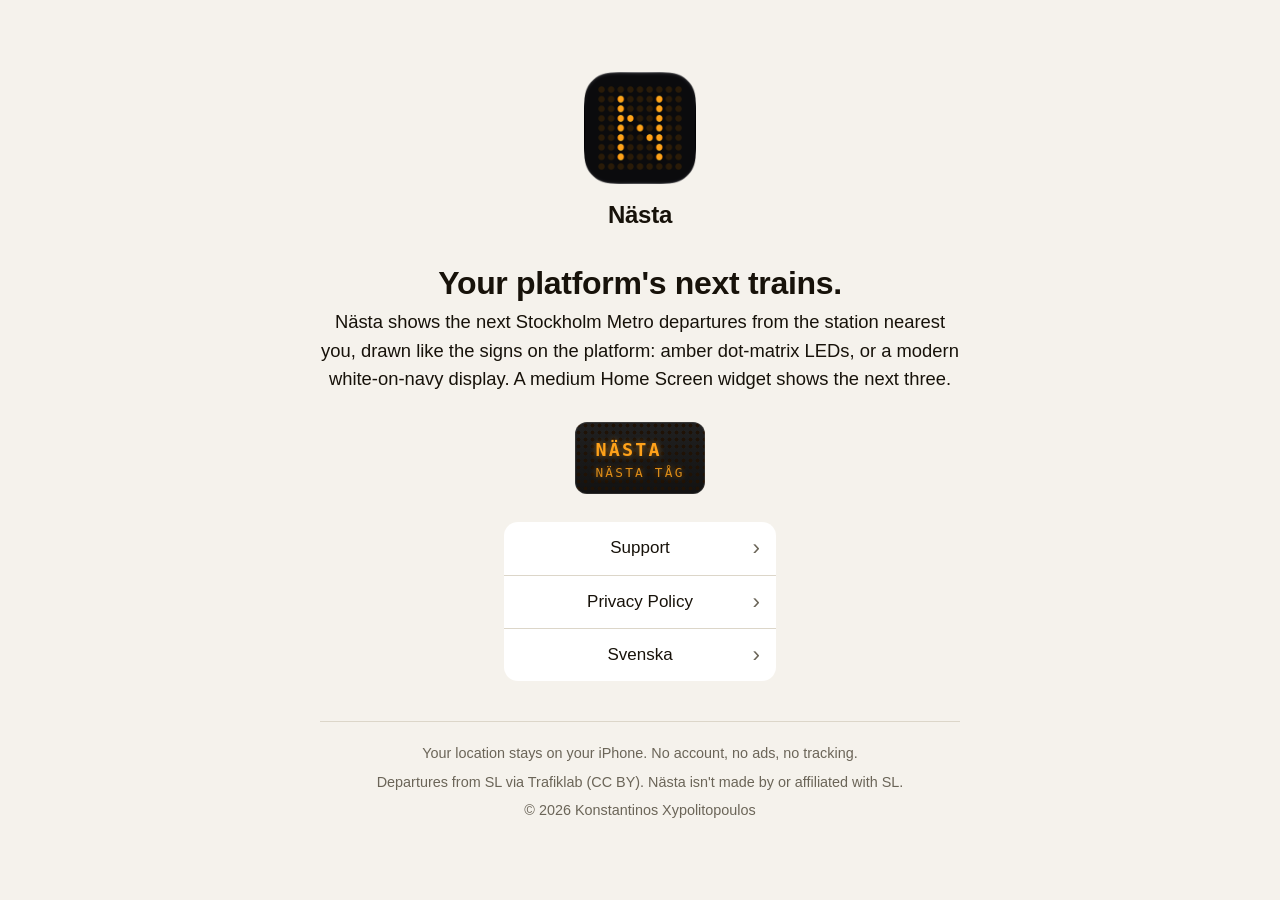
<file: index.html>
<!doctype html>
<html lang="en">
<head>
<meta charset="utf-8">
<meta name="viewport" content="width=device-width, initial-scale=1">
<title>Nästa – Stockholm Metro</title>
<meta name="description" content="The next Stockholm Metro departures from the station nearest you, for iPhone. Support and privacy policy.">
<link rel="alternate" hreflang="en" href="./">
<link rel="alternate" hreflang="sv" href="sv/">
<link rel="icon" type="image/png" href="images/icon.png">
<link rel="icon" type="image/png" href="images/icon-dark.png" media="(prefers-color-scheme: dark)">
<link rel="stylesheet" href="style.css">
</head>
<body>
<main class="landing">
<div class="hero">
  <picture>
    <source srcset="images/icon-dark.png" media="(prefers-color-scheme: dark)">
    <img src="images/icon.png" width="112" height="112" alt="">
  </picture>
  <span class="name">Nästa</span>
</div>
<h1>Your platform's next trains.</h1>
<p class="lead">Nästa shows the next Stockholm Metro departures from the station nearest you, drawn like the signs on the platform: amber dot-matrix LEDs, or a modern white-on-navy display. A medium Home Screen widget shows the next three.</p>
<div class="sign" aria-hidden="true"><span>Nästa</span><span class="dim">Nästa tåg</span></div>
<div class="group">
  <a href="support/">Support</a>
  <a href="privacy/">Privacy Policy</a>
  <a href="sv/" hreflang="sv" lang="sv">Svenska</a>
</div>
<hr>
<footer>
  <p>Your location stays on your iPhone. No account, no ads, no tracking.</p>
  <p>Departures from SL via Trafiklab (CC BY). Nästa isn't made by or affiliated with SL.</p>
  <p>&copy; 2026 Konstantinos Xypolitopoulos</p>
</footer>
</main>
</body>
</html>
</file>
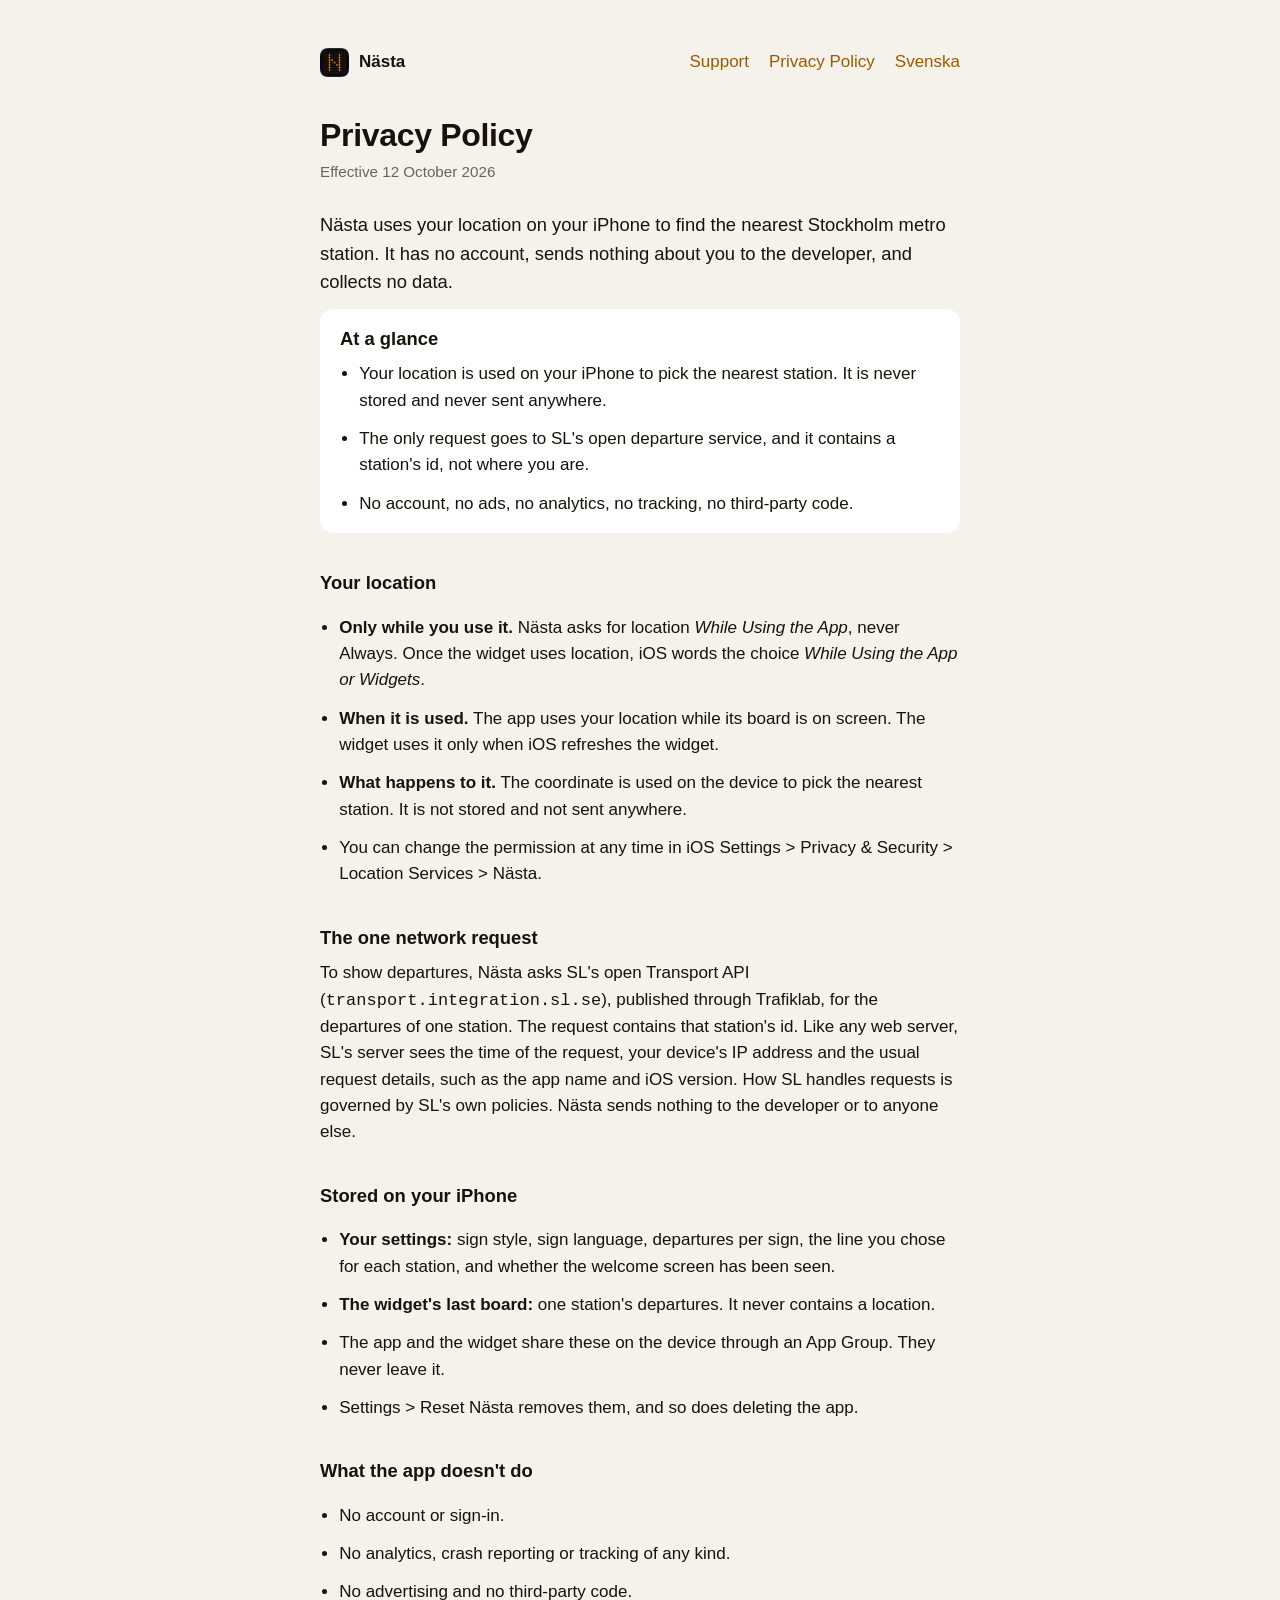
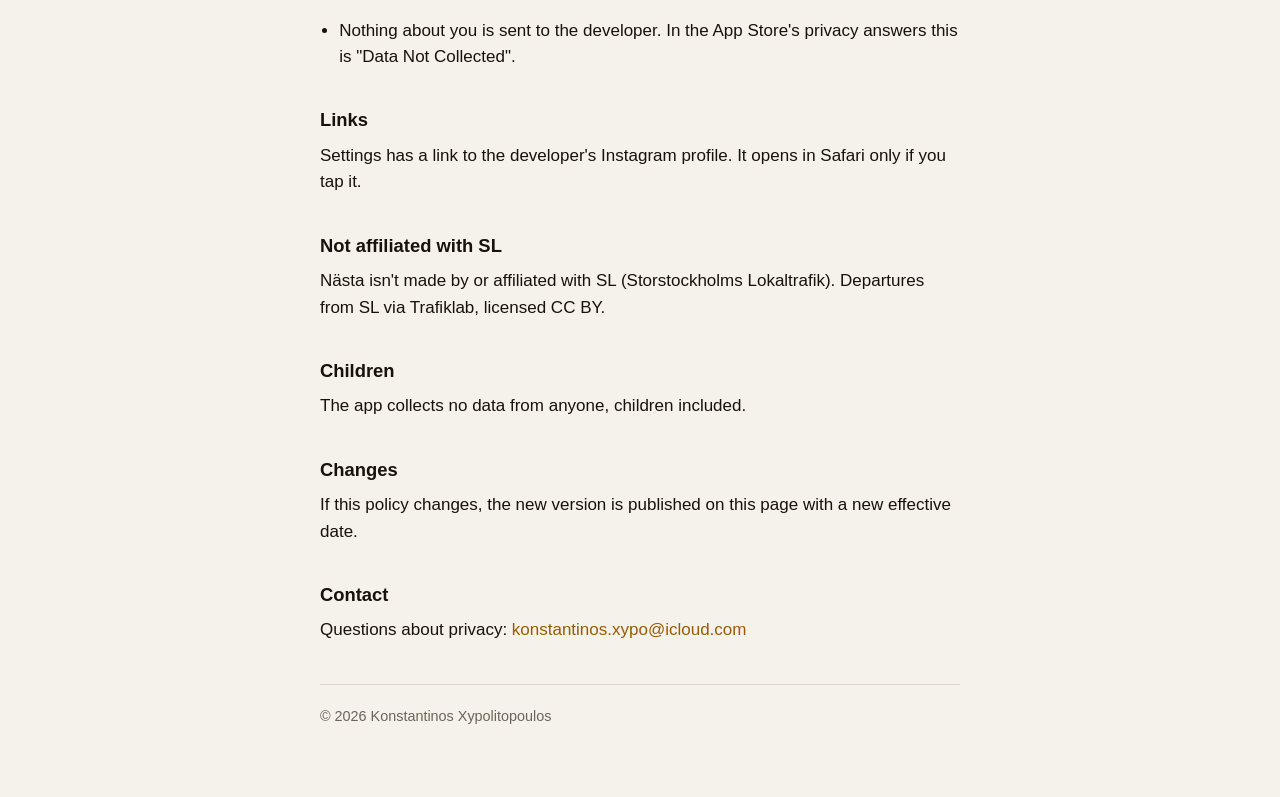
<file: privacy/index.html>
<!doctype html>
<html lang="en">
<head>
<meta charset="utf-8">
<meta name="viewport" content="width=device-width, initial-scale=1">
<title>Privacy Policy · Nästa</title>
<meta name="description" content="Nästa uses your location on your iPhone to pick the nearest metro station, never stores or sends it, and collects no data.">
<link rel="alternate" hreflang="en" href="./">
<link rel="alternate" hreflang="sv" href="../sv/privacy/">
<link rel="icon" type="image/png" href="../images/icon.png">
<link rel="icon" type="image/png" href="../images/icon-dark.png" media="(prefers-color-scheme: dark)">
<link rel="stylesheet" href="../style.css">
</head>
<body>
<main>
<header>
  <a class="brand" href="../"><picture><source srcset="../images/icon-dark.png" media="(prefers-color-scheme: dark)"><img src="../images/icon.png" width="29" height="29" alt=""></picture>Nästa</a>
  <nav><a href="../support/">Support</a><a href="../privacy/">Privacy Policy</a><a href="../sv/privacy/" hreflang="sv" lang="sv">Svenska</a></nav>
</header>
<h1>Privacy Policy</h1>
<p class="meta">Effective 12 October 2026</p>
<p class="lead">Nästa uses your location on your iPhone to find the nearest Stockholm metro station. It has no account, sends nothing about you to the developer, and collects no data.</p>

<section class="glance">
  <h2>At a glance</h2>
  <ul>
    <li>Your location is used on your iPhone to pick the nearest station. It is never stored and never sent anywhere.</li>
    <li>The only request goes to SL's open departure service, and it contains a station's id, not where you are.</li>
    <li>No account, no ads, no analytics, no tracking, no third-party code.</li>
  </ul>
</section>

<h2>Your location</h2>
<ul>
  <li><strong>Only while you use it.</strong> Nästa asks for location <em>While Using the App</em>, never Always. Once the widget uses location, iOS words the choice <em>While Using the App or Widgets</em>.</li>
  <li><strong>When it is used.</strong> The app uses your location while its board is on screen. The widget uses it only when iOS refreshes the widget.</li>
  <li><strong>What happens to it.</strong> The coordinate is used on the device to pick the nearest station. It is not stored and not sent anywhere.</li>
  <li>You can change the permission at any time in iOS Settings &gt; Privacy &amp; Security &gt; Location Services &gt; Nästa.</li>
</ul>

<h2>The one network request</h2>
<p>To show departures, Nästa asks SL's open Transport API (<code>transport.integration.sl.se</code>), published through Trafiklab, for the departures of one station. The request contains that station's id. Like any web server, SL's server sees the time of the request, your device's IP address and the usual request details, such as the app name and iOS version. How SL handles requests is governed by SL's own policies. Nästa sends nothing to the developer or to anyone else.</p>

<h2>Stored on your iPhone</h2>
<ul>
  <li><strong>Your settings:</strong> sign style, sign language, departures per sign, the line you chose for each station, and whether the welcome screen has been seen.</li>
  <li><strong>The widget's last board:</strong> one station's departures. It never contains a location.</li>
  <li>The app and the widget share these on the device through an App Group. They never leave it.</li>
  <li>Settings &gt; Reset Nästa removes them, and so does deleting the app.</li>
</ul>

<h2>What the app doesn't do</h2>
<ul>
  <li>No account or sign-in.</li>
  <li>No analytics, crash reporting or tracking of any kind.</li>
  <li>No advertising and no third-party code.</li>
  <li>Nothing about you is sent to the developer. In the App Store's privacy answers this is "Data Not Collected".</li>
</ul>

<h2>Links</h2>
<p>Settings has a link to the developer's Instagram profile. It opens in Safari only if you tap it.</p>

<h2>Not affiliated with SL</h2>
<p>Nästa isn't made by or affiliated with SL (Storstockholms Lokaltrafik). Departures from SL via Trafiklab, licensed CC BY.</p>

<h2>Children</h2>
<p>The app collects no data from anyone, children included.</p>

<h2>Changes</h2>
<p>If this policy changes, the new version is published on this page with a new effective date.</p>

<h2>Contact</h2>
<p>Questions about privacy: <a href="mailto:konstantinos.xypo@icloud.com?subject=N%C3%A4sta%20privacy%20question&amp;body=Hello%2C%0A%0A">konstantinos.xypo@icloud.com</a></p>

<hr>
<footer>
  <p>&copy; 2026 Konstantinos Xypolitopoulos</p>
</footer>
</main>
</body>
</html>
</file>
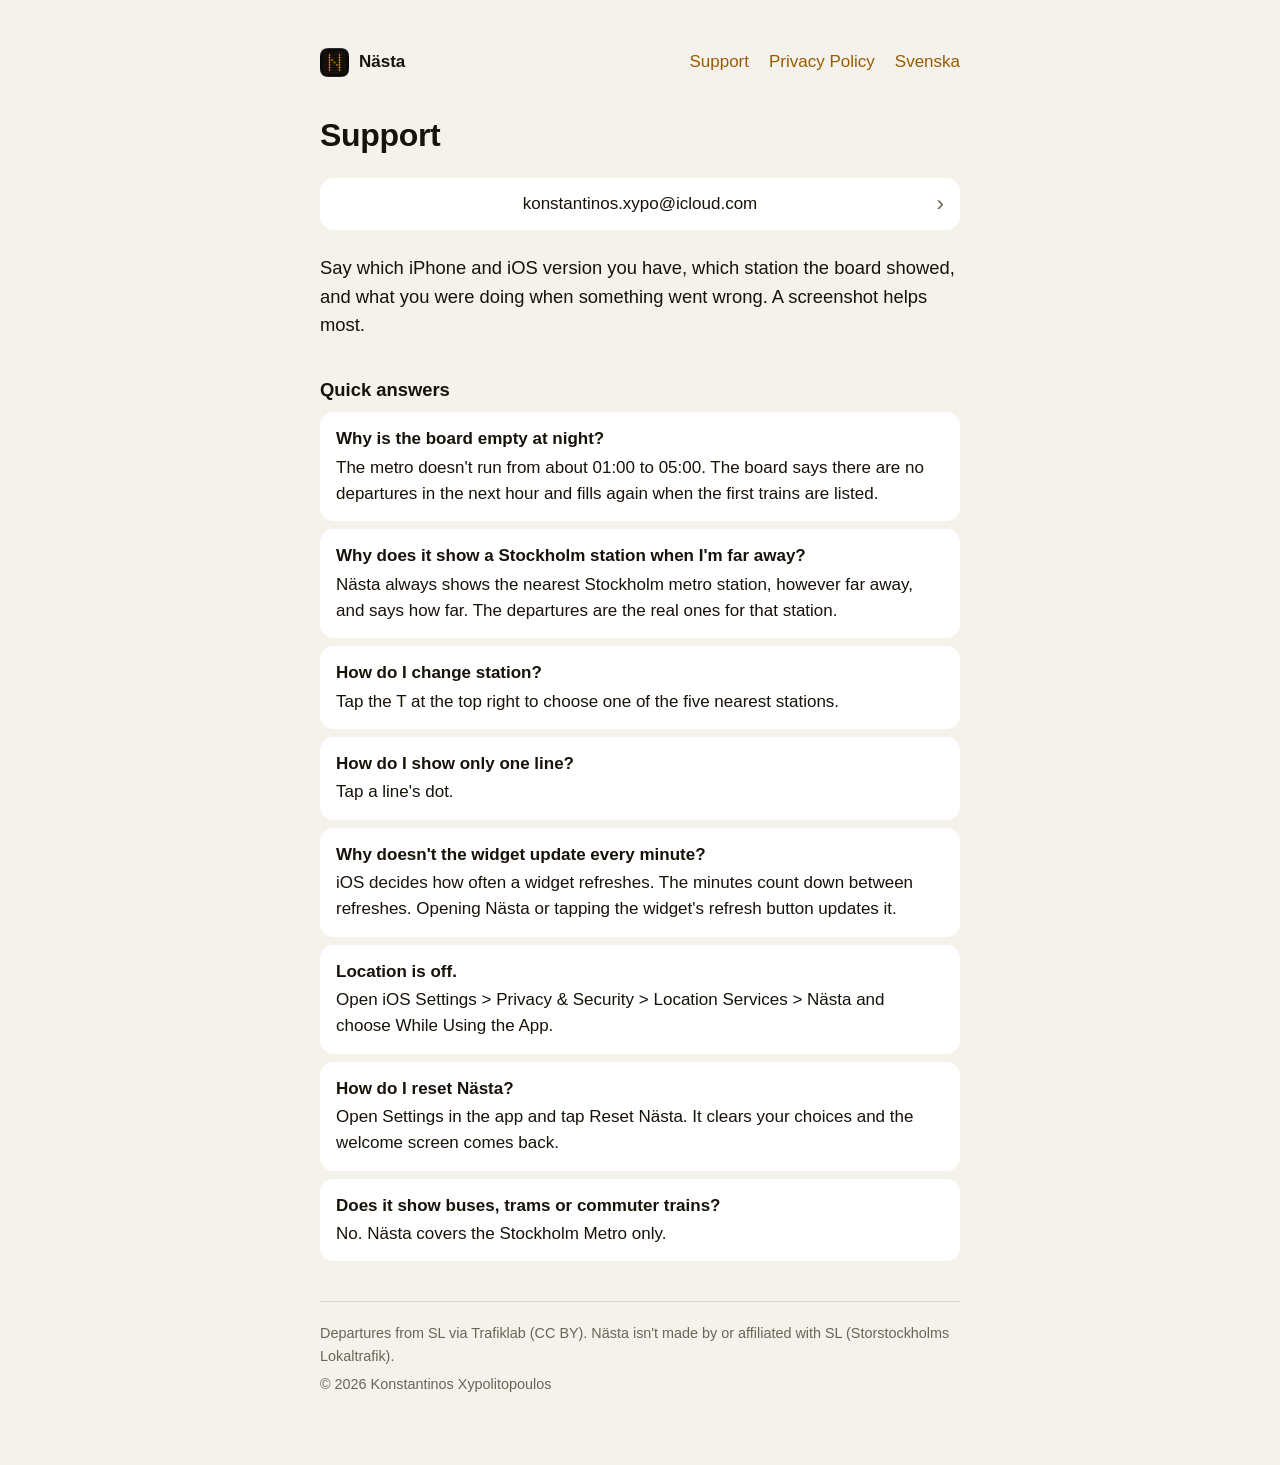
<file: support/index.html>
<!doctype html>
<html lang="en">
<head>
<meta charset="utf-8">
<meta name="viewport" content="width=device-width, initial-scale=1">
<title>Support · Nästa</title>
<meta name="description" content="Get help with Nästa, the Stockholm Metro departure board for iPhone.">
<link rel="alternate" hreflang="en" href="./">
<link rel="alternate" hreflang="sv" href="../sv/support/">
<link rel="icon" type="image/png" href="../images/icon.png">
<link rel="icon" type="image/png" href="../images/icon-dark.png" media="(prefers-color-scheme: dark)">
<link rel="stylesheet" href="../style.css">
</head>
<body>
<main>
<header>
  <a class="brand" href="../"><picture><source srcset="../images/icon-dark.png" media="(prefers-color-scheme: dark)"><img src="../images/icon.png" width="29" height="29" alt=""></picture>Nästa</a>
  <nav><a href="../support/">Support</a><a href="../privacy/">Privacy Policy</a><a href="../sv/support/" hreflang="sv" lang="sv">Svenska</a></nav>
</header>
<h1>Support</h1>
<div class="group">
  <a href="mailto:konstantinos.xypo@icloud.com?subject=N%C3%A4sta%20support&amp;body=Hello%2C%0A%0AiPhone%20model%3A%0AiOS%20version%3A%0AN%C3%A4sta%20version%3A%0A%0AWhat%20happened%3A%0A">konstantinos.xypo@icloud.com</a>
</div>
<p class="lead">Say which iPhone and iOS version you have, which station the board showed, and what you were doing when something went wrong. A screenshot helps most.</p>

<h2>Quick answers</h2>
<ul class="cards">
  <li><strong>Why is the board empty at night?</strong> The metro doesn't run from about 01:00 to 05:00. The board says there are no departures in the next hour and fills again when the first trains are listed.</li>
  <li><strong>Why does it show a Stockholm station when I'm far away?</strong> Nästa always shows the nearest Stockholm metro station, however far away, and says how far. The departures are the real ones for that station.</li>
  <li><strong>How do I change station?</strong> Tap the T at the top right to choose one of the five nearest stations.</li>
  <li><strong>How do I show only one line?</strong> Tap a line's dot.</li>
  <li><strong>Why doesn't the widget update every minute?</strong> iOS decides how often a widget refreshes. The minutes count down between refreshes. Opening Nästa or tapping the widget's refresh button updates it.</li>
  <li><strong>Location is off.</strong> Open iOS Settings &gt; Privacy &amp; Security &gt; Location Services &gt; Nästa and choose While Using the App.</li>
  <li><strong>How do I reset Nästa?</strong> Open Settings in the app and tap Reset Nästa. It clears your choices and the welcome screen comes back.</li>
  <li><strong>Does it show buses, trams or commuter trains?</strong> No. Nästa covers the Stockholm Metro only.</li>
</ul>

<hr>
<footer>
  <p>Departures from SL via Trafiklab (CC BY). Nästa isn't made by or affiliated with SL (Storstockholms Lokaltrafik).</p>
  <p>&copy; 2026 Konstantinos Xypolitopoulos</p>
</footer>
</main>
</body>
</html>
</file>
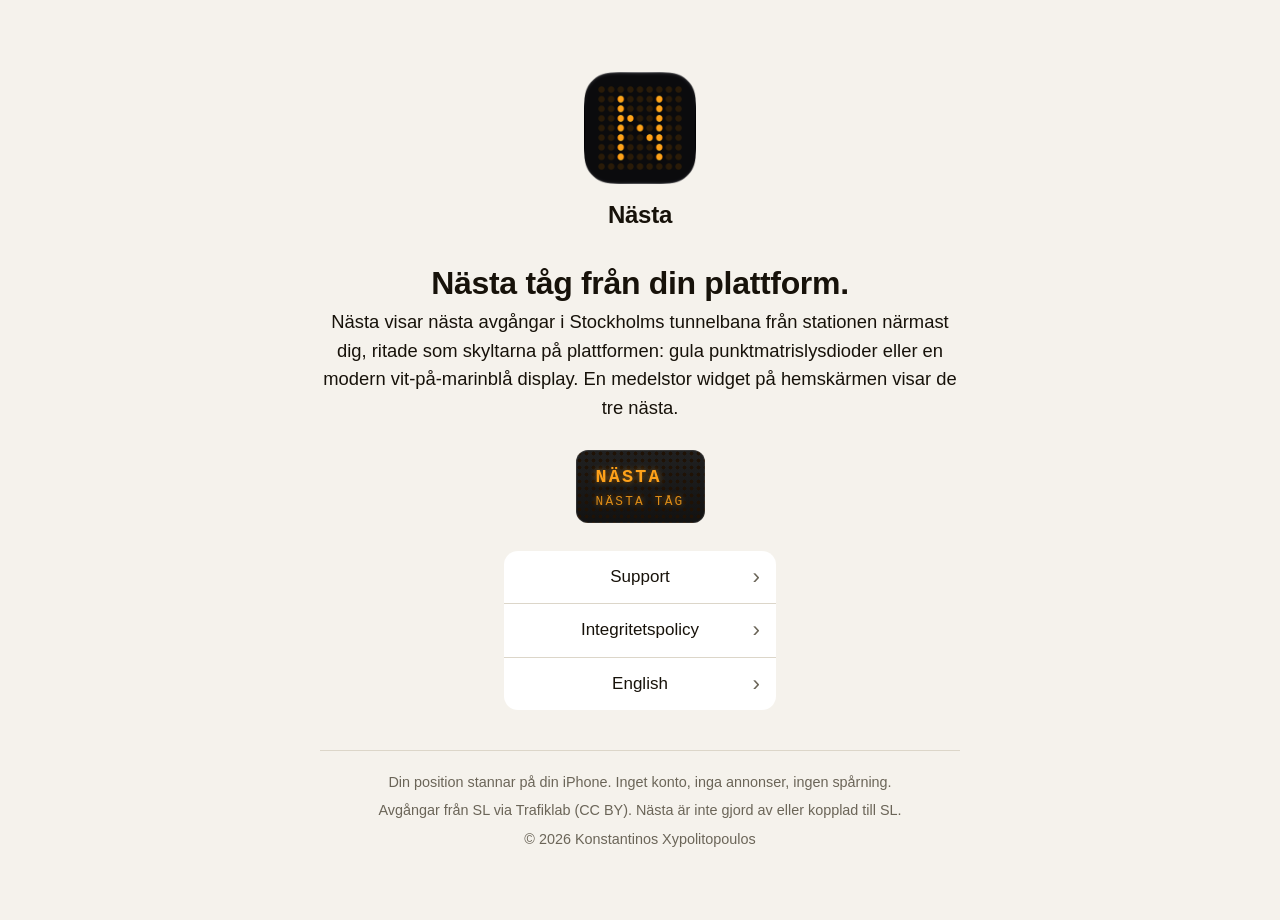
<file: sv/index.html>
<!doctype html>
<html lang="sv">
<head>
<meta charset="utf-8">
<meta name="viewport" content="width=device-width, initial-scale=1">
<title>Nästa – Stockholms tunnelbana</title>
<meta name="description" content="Nästa tunnelbanetåg från stationen närmast dig, för iPhone. Support och integritetspolicy.">
<link rel="alternate" hreflang="en" href="../">
<link rel="alternate" hreflang="sv" href="./">
<link rel="icon" type="image/png" href="../images/icon.png">
<link rel="icon" type="image/png" href="../images/icon-dark.png" media="(prefers-color-scheme: dark)">
<link rel="stylesheet" href="../style.css">
</head>
<body>
<main class="landing">
<div class="hero">
  <picture>
    <source srcset="../images/icon-dark.png" media="(prefers-color-scheme: dark)">
    <img src="../images/icon.png" width="112" height="112" alt="">
  </picture>
  <span class="name">Nästa</span>
</div>
<h1>Nästa tåg från din plattform.</h1>
<p class="lead">Nästa visar nästa avgångar i Stockholms tunnelbana från stationen närmast dig, ritade som skyltarna på plattformen: gula punktmatrislysdioder eller en modern vit-på-marinblå display. En medelstor widget på hemskärmen visar de tre nästa.</p>
<div class="sign" aria-hidden="true"><span>Nästa</span><span class="dim">Nästa tåg</span></div>
<div class="group">
  <a href="support/">Support</a>
  <a href="privacy/">Integritetspolicy</a>
  <a href="../" hreflang="en" lang="en">English</a>
</div>
<hr>
<footer>
  <p>Din position stannar på din iPhone. Inget konto, inga annonser, ingen spårning.</p>
  <p>Avgångar från SL via Trafiklab (CC BY). Nästa är inte gjord av eller kopplad till SL.</p>
  <p>&copy; 2026 Konstantinos Xypolitopoulos</p>
</footer>
</main>
</body>
</html>
</file>
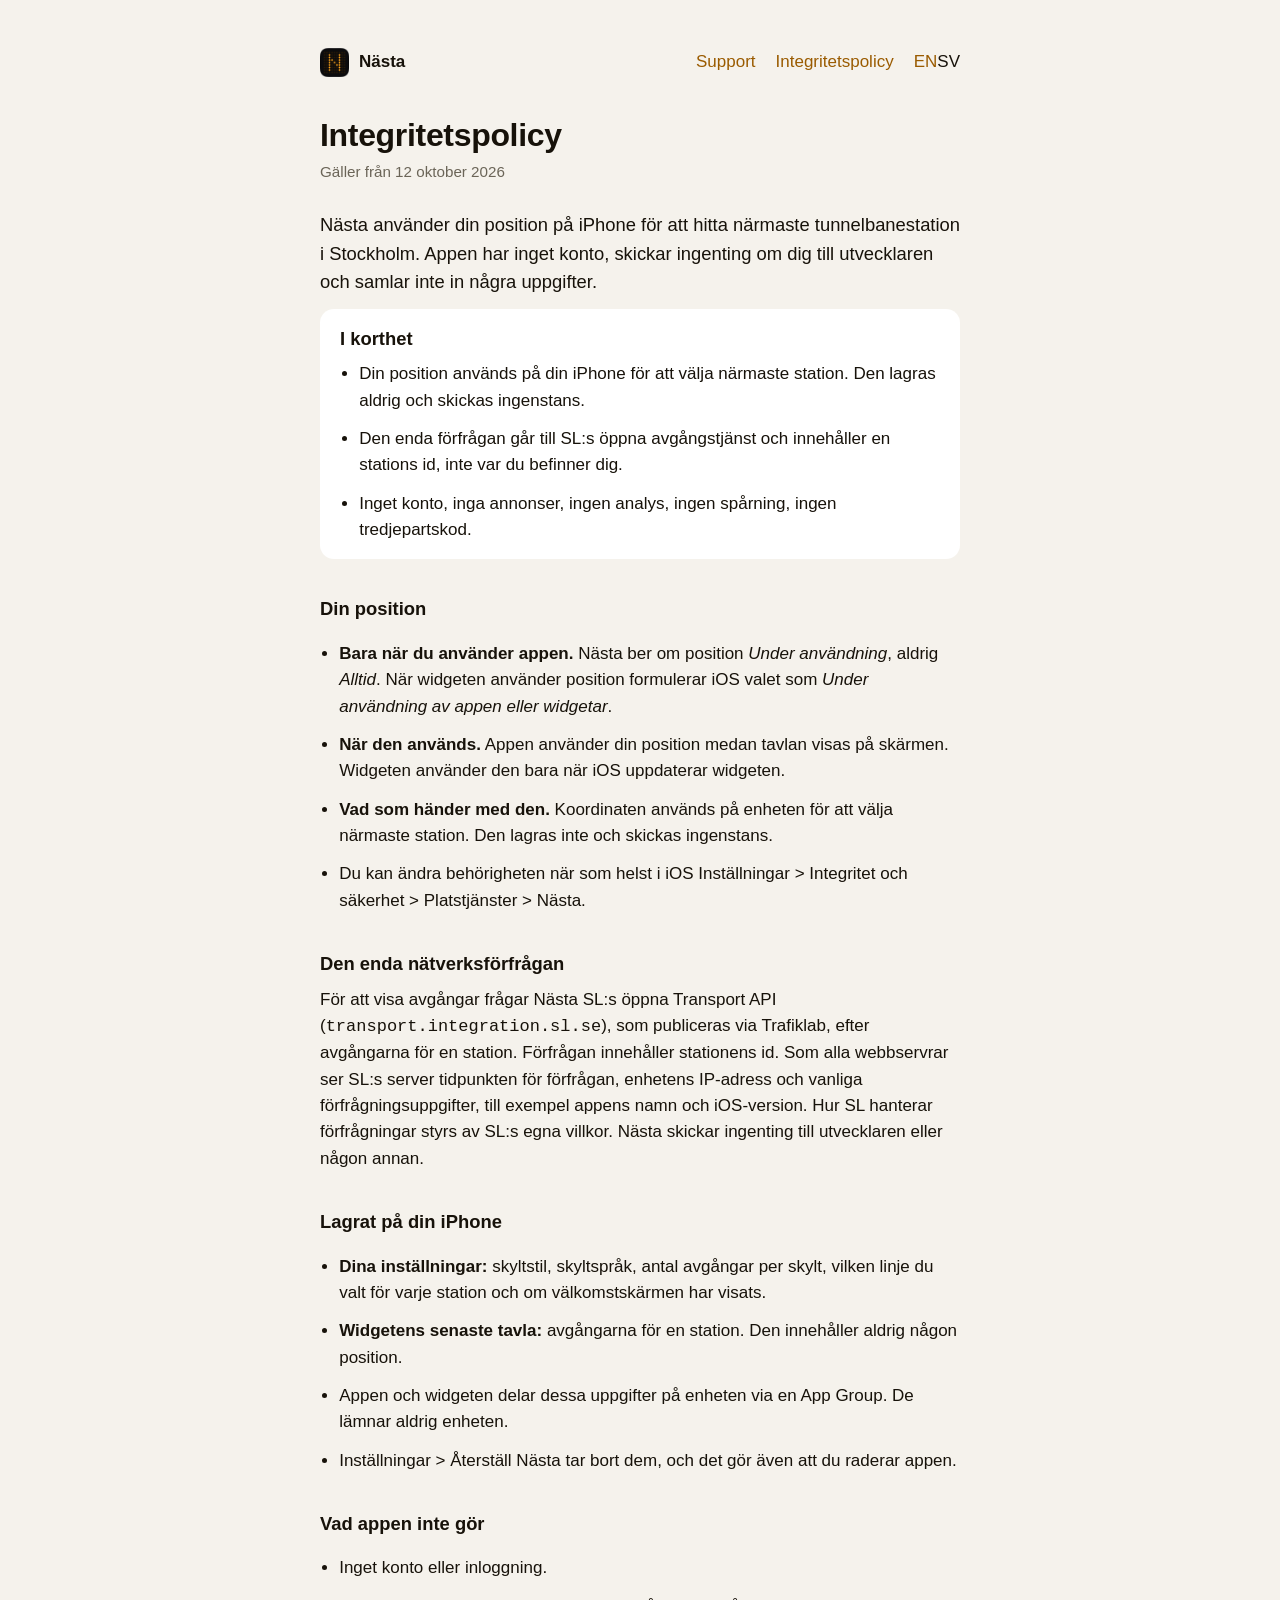
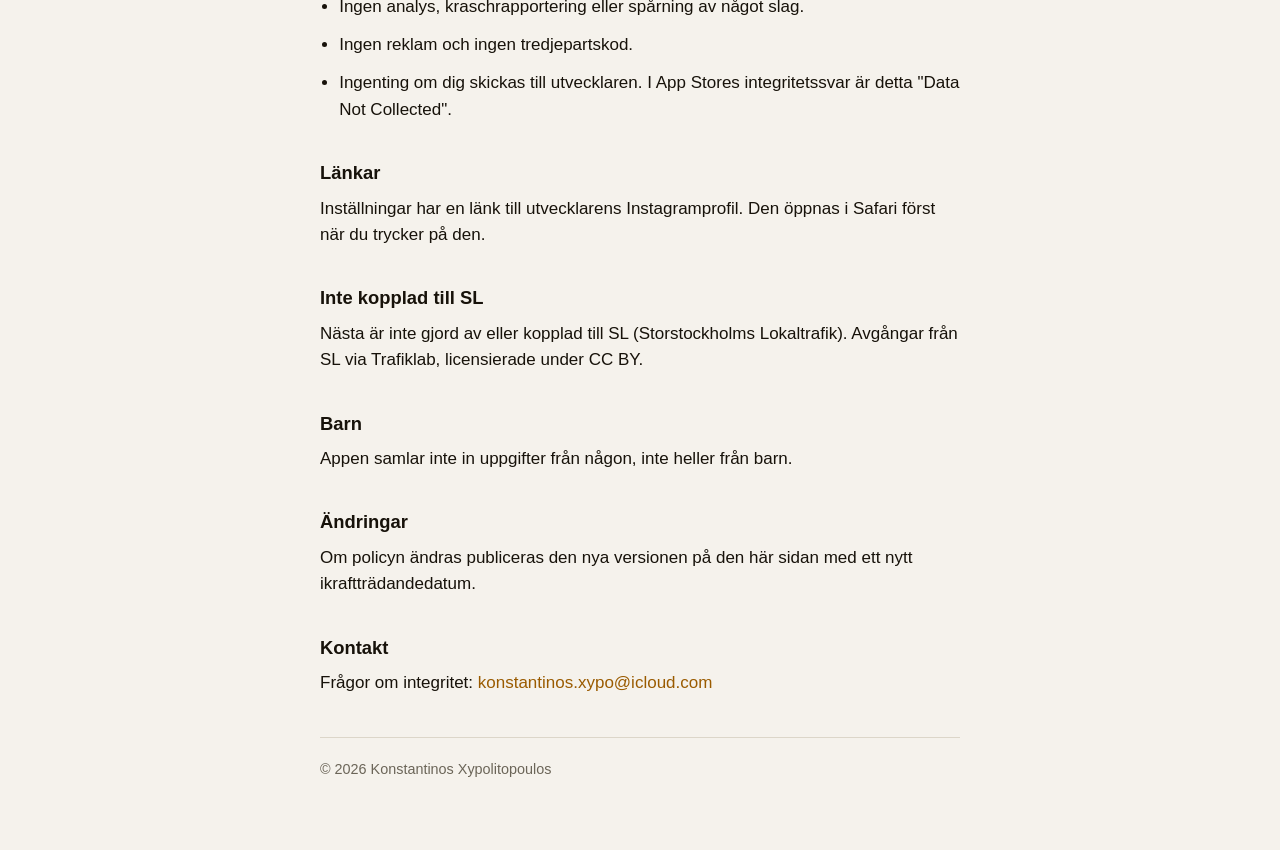
<file: privacy/sv/index.html>
<!doctype html>
<html lang="sv">
<head>
<meta charset="utf-8">
<meta name="viewport" content="width=device-width, initial-scale=1">
<title>Integritetspolicy · Nästa</title>
<meta name="description" content="Nästa använder din position på iPhone för att välja närmaste tunnelbanestation, lagrar eller skickar den aldrig och samlar inte in några uppgifter.">
<link rel="alternate" hreflang="en" href="../">
<link rel="icon" type="image/png" href="../../images/icon.png">
<link rel="icon" type="image/png" href="../../images/icon-dark.png" media="(prefers-color-scheme: dark)">
<link rel="stylesheet" href="../../style.css">
</head>
<body>
<main>
<header>
  <a class="brand" href="../../sv/"><picture><source srcset="../../images/icon-dark.png" media="(prefers-color-scheme: dark)"><img src="../../images/icon.png" width="29" height="29" alt=""></picture>Nästa</a>
  <nav><a href="../../support/sv/">Support</a><a href="./">Integritetspolicy</a><span class="lang" aria-label="Språk"><a href="../" hreflang="en" lang="en">EN</a><span aria-current="true">SV</span></span></nav>
</header>
<h1>Integritetspolicy</h1>
<p class="meta">Gäller från 12 oktober 2026</p>
<p class="lead">Nästa använder din position på iPhone för att hitta närmaste tunnelbanestation i Stockholm. Appen har inget konto, skickar ingenting om dig till utvecklaren och samlar inte in några uppgifter.</p>

<section class="glance">
  <h2>I korthet</h2>
  <ul>
    <li>Din position används på din iPhone för att välja närmaste station. Den lagras aldrig och skickas ingenstans.</li>
    <li>Den enda förfrågan går till SL:s öppna avgångstjänst och innehåller en stations id, inte var du befinner dig.</li>
    <li>Inget konto, inga annonser, ingen analys, ingen spårning, ingen tredjepartskod.</li>
  </ul>
</section>

<h2>Din position</h2>
<ul>
  <li><strong>Bara när du använder appen.</strong> Nästa ber om position <em>Under användning</em>, aldrig <em>Alltid</em>. När widgeten använder position formulerar iOS valet som <em>Under användning av appen eller widgetar</em>.</li>
  <li><strong>När den används.</strong> Appen använder din position medan tavlan visas på skärmen. Widgeten använder den bara när iOS uppdaterar widgeten.</li>
  <li><strong>Vad som händer med den.</strong> Koordinaten används på enheten för att välja närmaste station. Den lagras inte och skickas ingenstans.</li>
  <li>Du kan ändra behörigheten när som helst i iOS Inställningar &gt; Integritet och säkerhet &gt; Platstjänster &gt; Nästa.</li>
</ul>

<h2>Den enda nätverksförfrågan</h2>
<p>För att visa avgångar frågar Nästa SL:s öppna Transport API (<code>transport.integration.sl.se</code>), som publiceras via Trafiklab, efter avgångarna för en station. Förfrågan innehåller stationens id. Som alla webbservrar ser SL:s server tidpunkten för förfrågan, enhetens IP-adress och vanliga förfrågningsuppgifter, till exempel appens namn och iOS-version. Hur SL hanterar förfrågningar styrs av SL:s egna villkor. Nästa skickar ingenting till utvecklaren eller någon annan.</p>

<h2>Lagrat på din iPhone</h2>
<ul>
  <li><strong>Dina inställningar:</strong> skyltstil, skyltspråk, antal avgångar per skylt, vilken linje du valt för varje station och om välkomstskärmen har visats.</li>
  <li><strong>Widgetens senaste tavla:</strong> avgångarna för en station. Den innehåller aldrig någon position.</li>
  <li>Appen och widgeten delar dessa uppgifter på enheten via en App Group. De lämnar aldrig enheten.</li>
  <li>Inställningar &gt; Återställ Nästa tar bort dem, och det gör även att du raderar appen.</li>
</ul>

<h2>Vad appen inte gör</h2>
<ul>
  <li>Inget konto eller inloggning.</li>
  <li>Ingen analys, kraschrapportering eller spårning av något slag.</li>
  <li>Ingen reklam och ingen tredjepartskod.</li>
  <li>Ingenting om dig skickas till utvecklaren. I App Stores integritetssvar är detta "Data Not Collected".</li>
</ul>

<h2>Länkar</h2>
<p>Inställningar har en länk till utvecklarens Instagramprofil. Den öppnas i Safari först när du trycker på den.</p>

<h2>Inte kopplad till SL</h2>
<p>Nästa är inte gjord av eller kopplad till SL (Storstockholms Lokaltrafik). Avgångar från SL via Trafiklab, licensierade under CC BY.</p>

<h2>Barn</h2>
<p>Appen samlar inte in uppgifter från någon, inte heller från barn.</p>

<h2>Ändringar</h2>
<p>Om policyn ändras publiceras den nya versionen på den här sidan med ett nytt ikraftträdandedatum.</p>

<h2>Kontakt</h2>
<p>Frågor om integritet: <a href="mailto:konstantinos.xypo@icloud.com?subject=N%C3%A4sta%20integritetsfr%C3%A5ga&amp;body=Hej%2C%0A%0A">konstantinos.xypo@icloud.com</a></p>

<hr>
<footer>
  <p>&copy; 2026 Konstantinos Xypolitopoulos</p>
</footer>
</main>
</body>
</html>
</file>
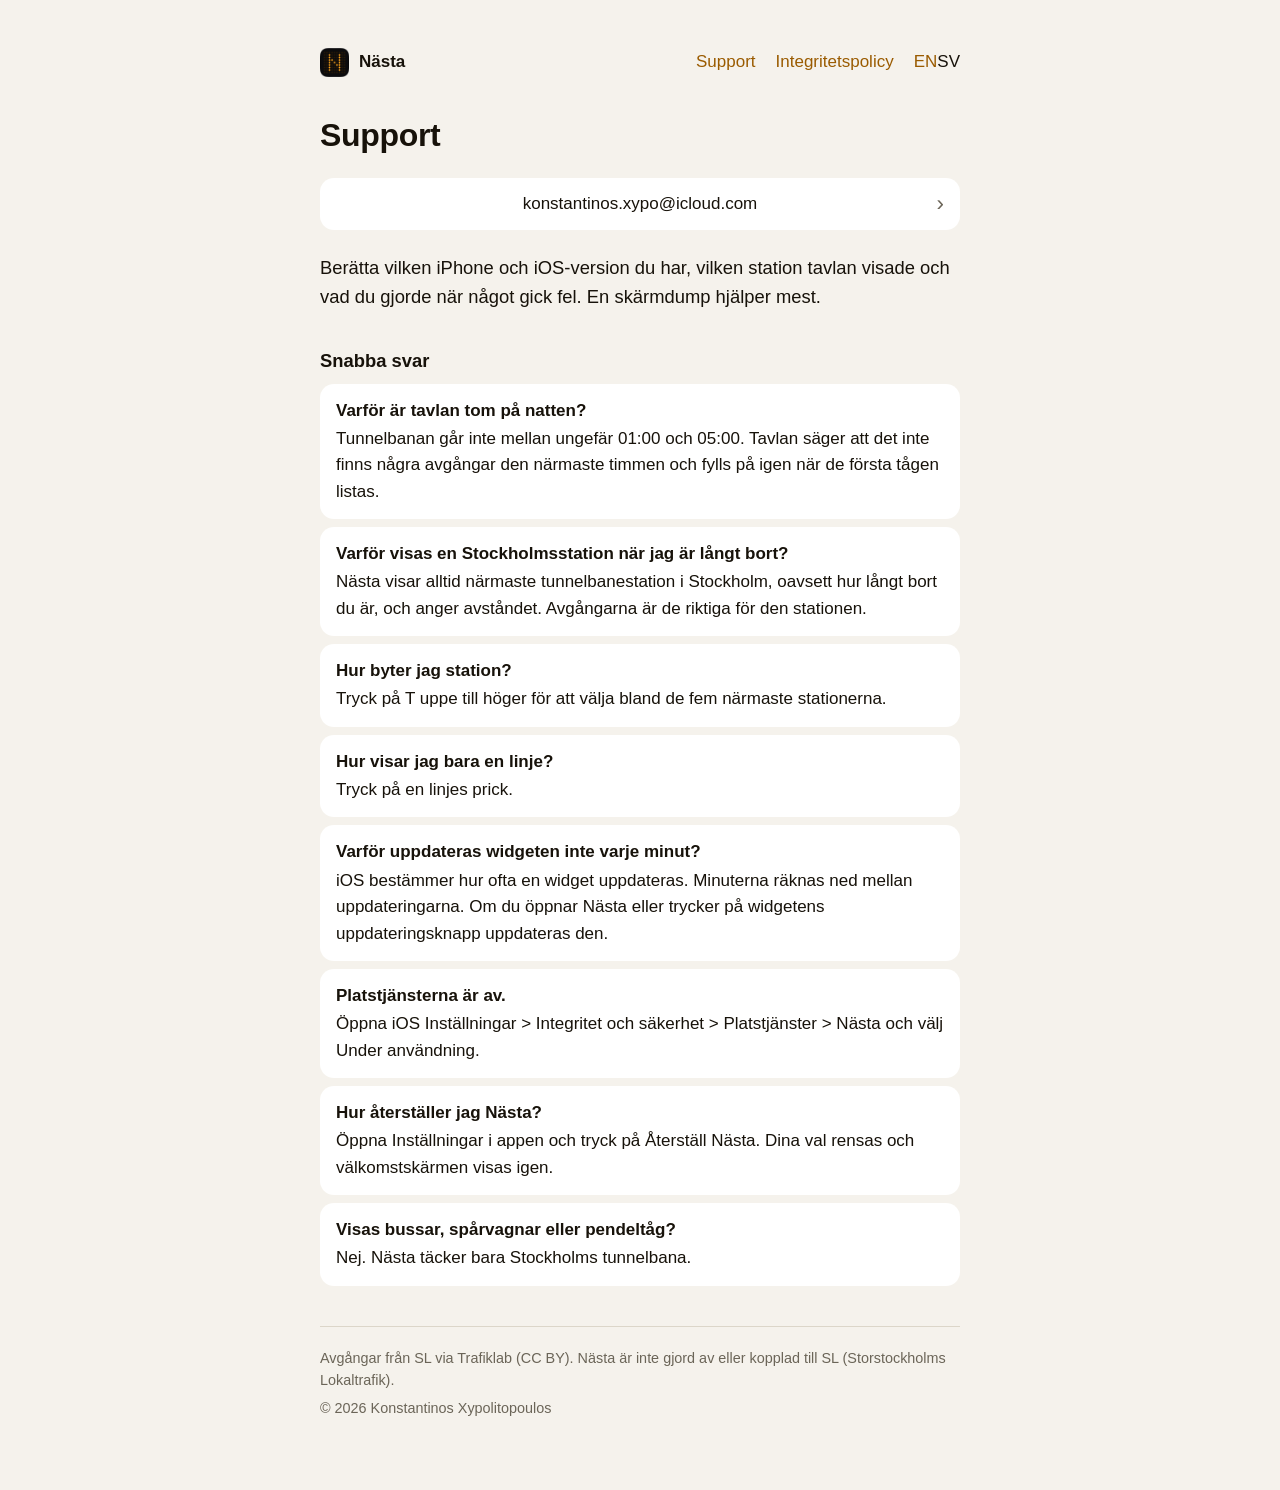
<file: support/sv/index.html>
<!doctype html>
<html lang="sv">
<head>
<meta charset="utf-8">
<meta name="viewport" content="width=device-width, initial-scale=1">
<title>Support · Nästa</title>
<meta name="description" content="Få hjälp med Nästa, avgångstavlan för Stockholms tunnelbana på iPhone.">
<link rel="alternate" hreflang="en" href="../">
<link rel="icon" type="image/png" href="../../images/icon.png">
<link rel="icon" type="image/png" href="../../images/icon-dark.png" media="(prefers-color-scheme: dark)">
<link rel="stylesheet" href="../../style.css">
</head>
<body>
<main>
<header>
  <a class="brand" href="../../sv/"><picture><source srcset="../../images/icon-dark.png" media="(prefers-color-scheme: dark)"><img src="../../images/icon.png" width="29" height="29" alt=""></picture>Nästa</a>
  <nav><a href="./">Support</a><a href="../../privacy/sv/">Integritetspolicy</a><span class="lang" aria-label="Språk"><a href="../" hreflang="en" lang="en">EN</a><span aria-current="true">SV</span></span></nav>
</header>
<h1>Support</h1>
<div class="group">
  <a href="mailto:konstantinos.xypo@icloud.com?subject=N%C3%A4sta%20support&amp;body=Hej%2C%0A%0AiPhone-modell%3A%0AiOS-version%3A%0AN%C3%A4sta-version%3A%0A%0AVad%20h%C3%A4nde%3A%0A">konstantinos.xypo@icloud.com</a>
</div>
<p class="lead">Berätta vilken iPhone och iOS-version du har, vilken station tavlan visade och vad du gjorde när något gick fel. En skärmdump hjälper mest.</p>

<h2>Snabba svar</h2>
<ul class="cards">
  <li><strong>Varför är tavlan tom på natten?</strong> Tunnelbanan går inte mellan ungefär 01:00 och 05:00. Tavlan säger att det inte finns några avgångar den närmaste timmen och fylls på igen när de första tågen listas.</li>
  <li><strong>Varför visas en Stockholmsstation när jag är långt bort?</strong> Nästa visar alltid närmaste tunnelbanestation i Stockholm, oavsett hur långt bort du är, och anger avståndet. Avgångarna är de riktiga för den stationen.</li>
  <li><strong>Hur byter jag station?</strong> Tryck på T uppe till höger för att välja bland de fem närmaste stationerna.</li>
  <li><strong>Hur visar jag bara en linje?</strong> Tryck på en linjes prick.</li>
  <li><strong>Varför uppdateras widgeten inte varje minut?</strong> iOS bestämmer hur ofta en widget uppdateras. Minuterna räknas ned mellan uppdateringarna. Om du öppnar Nästa eller trycker på widgetens uppdateringsknapp uppdateras den.</li>
  <li><strong>Platstjänsterna är av.</strong> Öppna iOS Inställningar &gt; Integritet och säkerhet &gt; Platstjänster &gt; Nästa och välj Under användning.</li>
  <li><strong>Hur återställer jag Nästa?</strong> Öppna Inställningar i appen och tryck på Återställ Nästa. Dina val rensas och välkomstskärmen visas igen.</li>
  <li><strong>Visas bussar, spårvagnar eller pendeltåg?</strong> Nej. Nästa täcker bara Stockholms tunnelbana.</li>
</ul>

<hr>
<footer>
  <p>Avgångar från SL via Trafiklab (CC BY). Nästa är inte gjord av eller kopplad till SL (Storstockholms Lokaltrafik).</p>
  <p>&copy; 2026 Konstantinos Xypolitopoulos</p>
</footer>
</main>
</body>
</html>
</file>
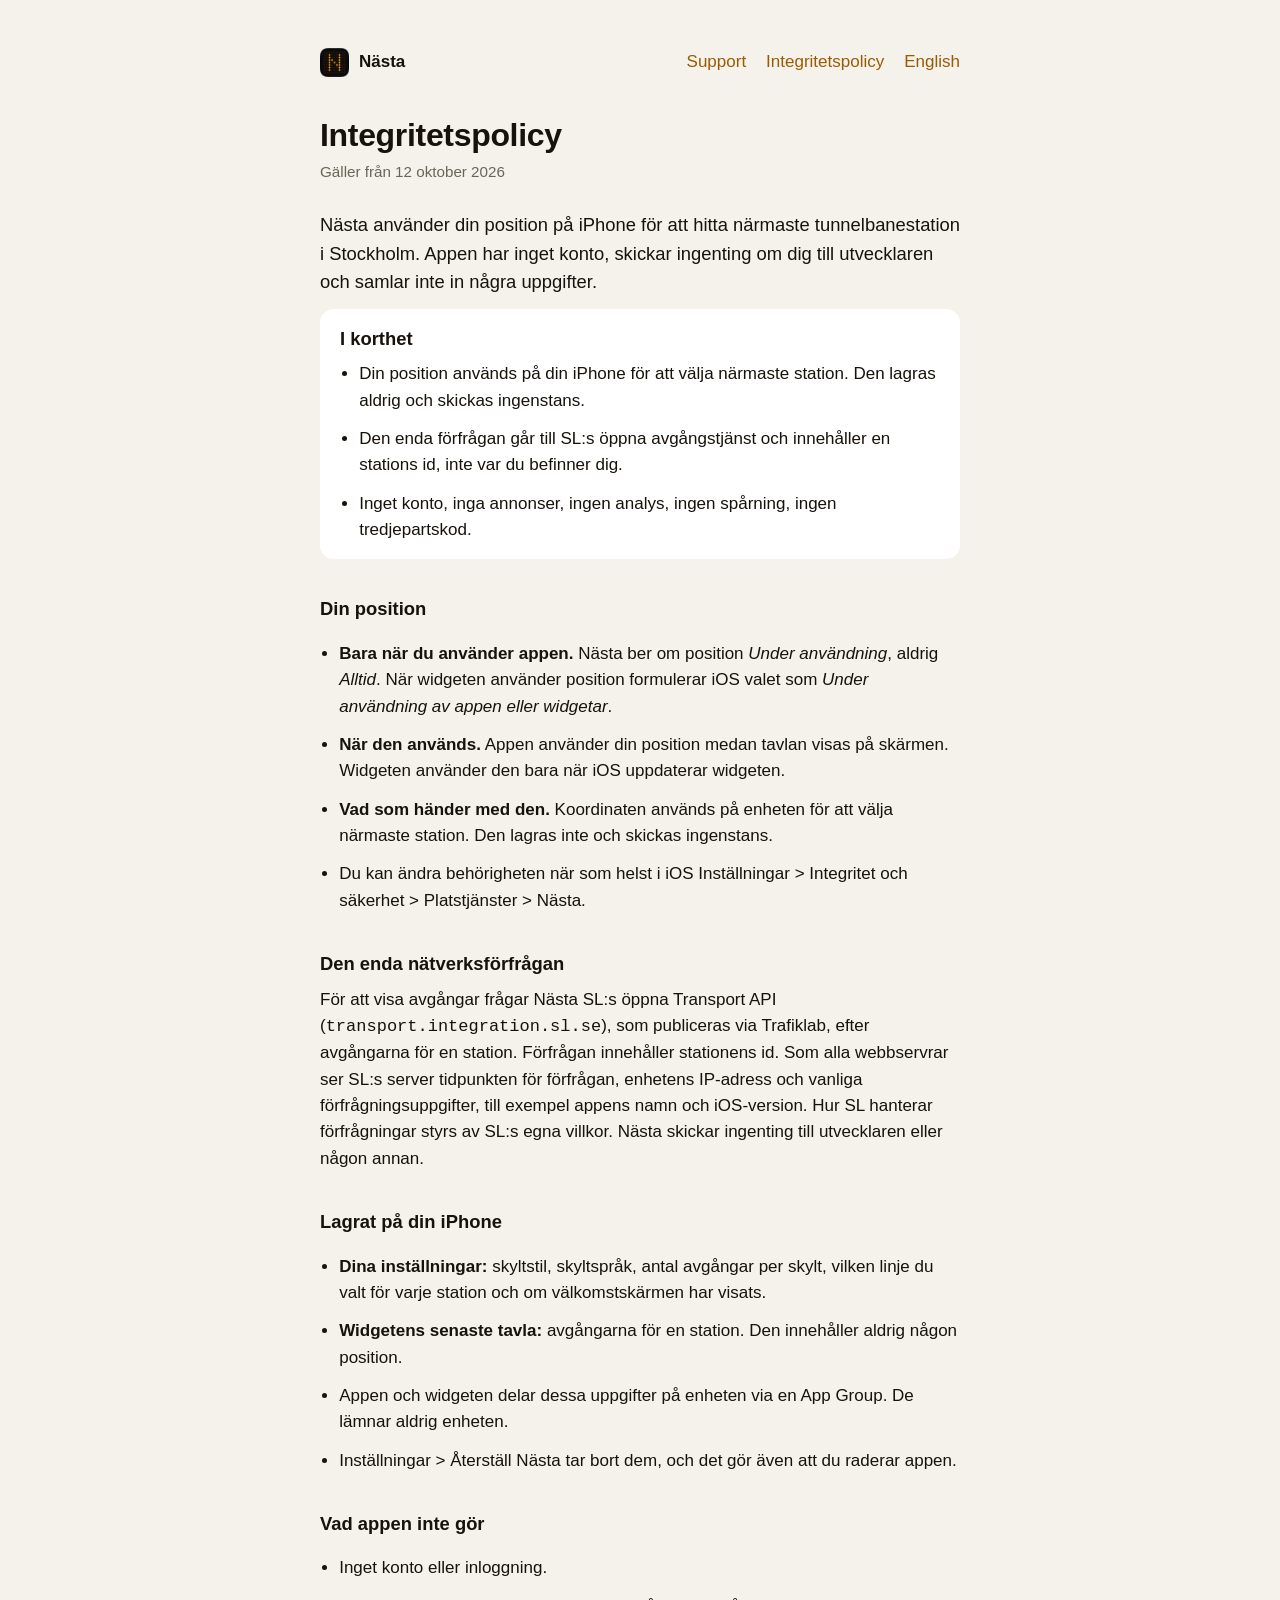
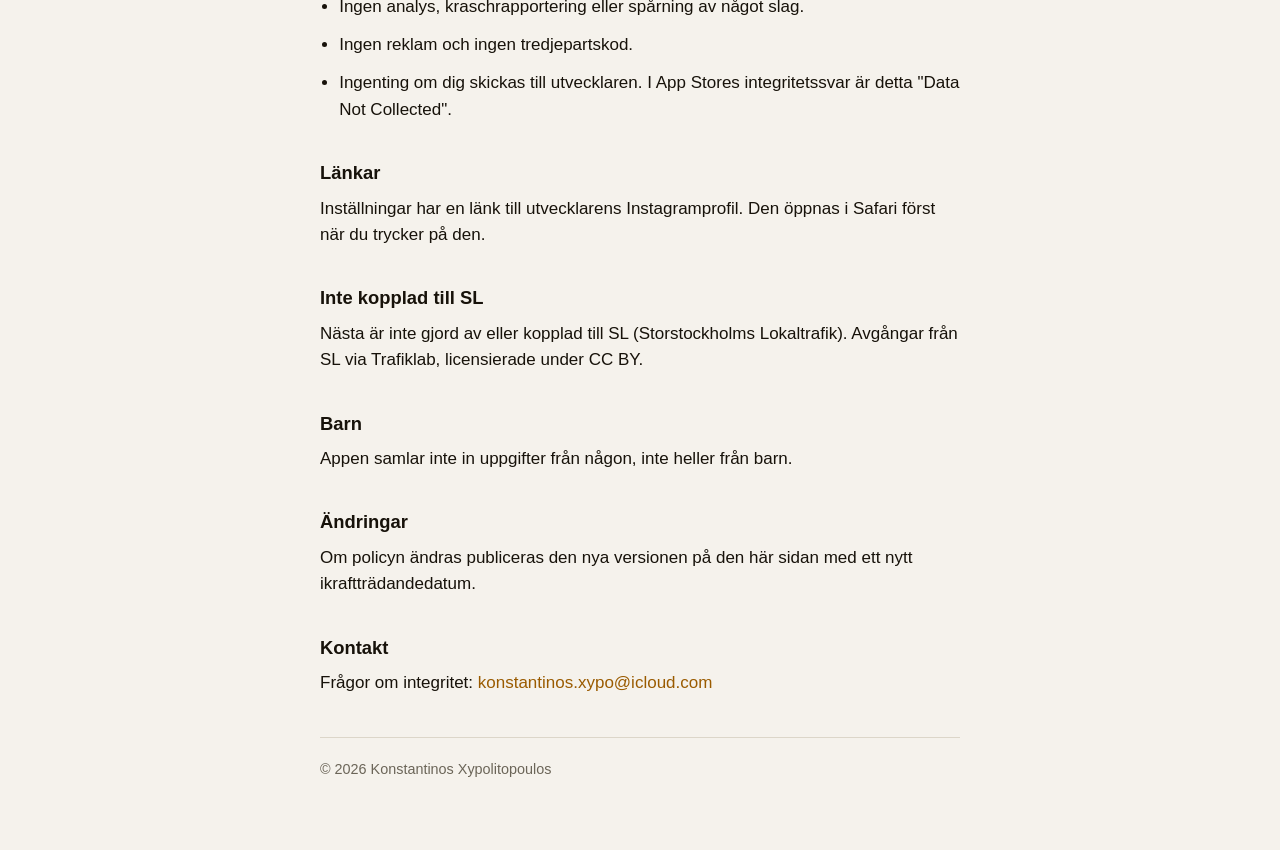
<file: sv/privacy/index.html>
<!doctype html>
<html lang="sv">
<head>
<meta charset="utf-8">
<meta name="viewport" content="width=device-width, initial-scale=1">
<title>Integritetspolicy · Nästa</title>
<meta name="description" content="Nästa använder din position på iPhone för att välja närmaste tunnelbanestation, lagrar eller skickar den aldrig och samlar inte in några uppgifter.">
<link rel="alternate" hreflang="en" href="../../privacy/">
<link rel="alternate" hreflang="sv" href="./">
<link rel="icon" type="image/png" href="../../images/icon.png">
<link rel="icon" type="image/png" href="../../images/icon-dark.png" media="(prefers-color-scheme: dark)">
<link rel="stylesheet" href="../../style.css">
</head>
<body>
<main>
<header>
  <a class="brand" href="../"><picture><source srcset="../../images/icon-dark.png" media="(prefers-color-scheme: dark)"><img src="../../images/icon.png" width="29" height="29" alt=""></picture>Nästa</a>
  <nav><a href="../support/">Support</a><a href="../privacy/">Integritetspolicy</a><a href="../../privacy/" hreflang="en" lang="en">English</a></nav>
</header>
<h1>Integritetspolicy</h1>
<p class="meta">Gäller från 12 oktober 2026</p>
<p class="lead">Nästa använder din position på iPhone för att hitta närmaste tunnelbanestation i Stockholm. Appen har inget konto, skickar ingenting om dig till utvecklaren och samlar inte in några uppgifter.</p>

<section class="glance">
  <h2>I korthet</h2>
  <ul>
    <li>Din position används på din iPhone för att välja närmaste station. Den lagras aldrig och skickas ingenstans.</li>
    <li>Den enda förfrågan går till SL:s öppna avgångstjänst och innehåller en stations id, inte var du befinner dig.</li>
    <li>Inget konto, inga annonser, ingen analys, ingen spårning, ingen tredjepartskod.</li>
  </ul>
</section>

<h2>Din position</h2>
<ul>
  <li><strong>Bara när du använder appen.</strong> Nästa ber om position <em>Under användning</em>, aldrig <em>Alltid</em>. När widgeten använder position formulerar iOS valet som <em>Under användning av appen eller widgetar</em>.</li>
  <li><strong>När den används.</strong> Appen använder din position medan tavlan visas på skärmen. Widgeten använder den bara när iOS uppdaterar widgeten.</li>
  <li><strong>Vad som händer med den.</strong> Koordinaten används på enheten för att välja närmaste station. Den lagras inte och skickas ingenstans.</li>
  <li>Du kan ändra behörigheten när som helst i iOS Inställningar &gt; Integritet och säkerhet &gt; Platstjänster &gt; Nästa.</li>
</ul>

<h2>Den enda nätverksförfrågan</h2>
<p>För att visa avgångar frågar Nästa SL:s öppna Transport API (<code>transport.integration.sl.se</code>), som publiceras via Trafiklab, efter avgångarna för en station. Förfrågan innehåller stationens id. Som alla webbservrar ser SL:s server tidpunkten för förfrågan, enhetens IP-adress och vanliga förfrågningsuppgifter, till exempel appens namn och iOS-version. Hur SL hanterar förfrågningar styrs av SL:s egna villkor. Nästa skickar ingenting till utvecklaren eller någon annan.</p>

<h2>Lagrat på din iPhone</h2>
<ul>
  <li><strong>Dina inställningar:</strong> skyltstil, skyltspråk, antal avgångar per skylt, vilken linje du valt för varje station och om välkomstskärmen har visats.</li>
  <li><strong>Widgetens senaste tavla:</strong> avgångarna för en station. Den innehåller aldrig någon position.</li>
  <li>Appen och widgeten delar dessa uppgifter på enheten via en App Group. De lämnar aldrig enheten.</li>
  <li>Inställningar &gt; Återställ Nästa tar bort dem, och det gör även att du raderar appen.</li>
</ul>

<h2>Vad appen inte gör</h2>
<ul>
  <li>Inget konto eller inloggning.</li>
  <li>Ingen analys, kraschrapportering eller spårning av något slag.</li>
  <li>Ingen reklam och ingen tredjepartskod.</li>
  <li>Ingenting om dig skickas till utvecklaren. I App Stores integritetssvar är detta "Data Not Collected".</li>
</ul>

<h2>Länkar</h2>
<p>Inställningar har en länk till utvecklarens Instagramprofil. Den öppnas i Safari först när du trycker på den.</p>

<h2>Inte kopplad till SL</h2>
<p>Nästa är inte gjord av eller kopplad till SL (Storstockholms Lokaltrafik). Avgångar från SL via Trafiklab, licensierade under CC BY.</p>

<h2>Barn</h2>
<p>Appen samlar inte in uppgifter från någon, inte heller från barn.</p>

<h2>Ändringar</h2>
<p>Om policyn ändras publiceras den nya versionen på den här sidan med ett nytt ikraftträdandedatum.</p>

<h2>Kontakt</h2>
<p>Frågor om integritet: <a href="mailto:konstantinos.xypo@icloud.com?subject=N%C3%A4sta%20integritetsfr%C3%A5ga&amp;body=Hej%2C%0A%0A">konstantinos.xypo@icloud.com</a></p>

<hr>
<footer>
  <p>&copy; 2026 Konstantinos Xypolitopoulos</p>
</footer>
</main>
</body>
</html>
</file>
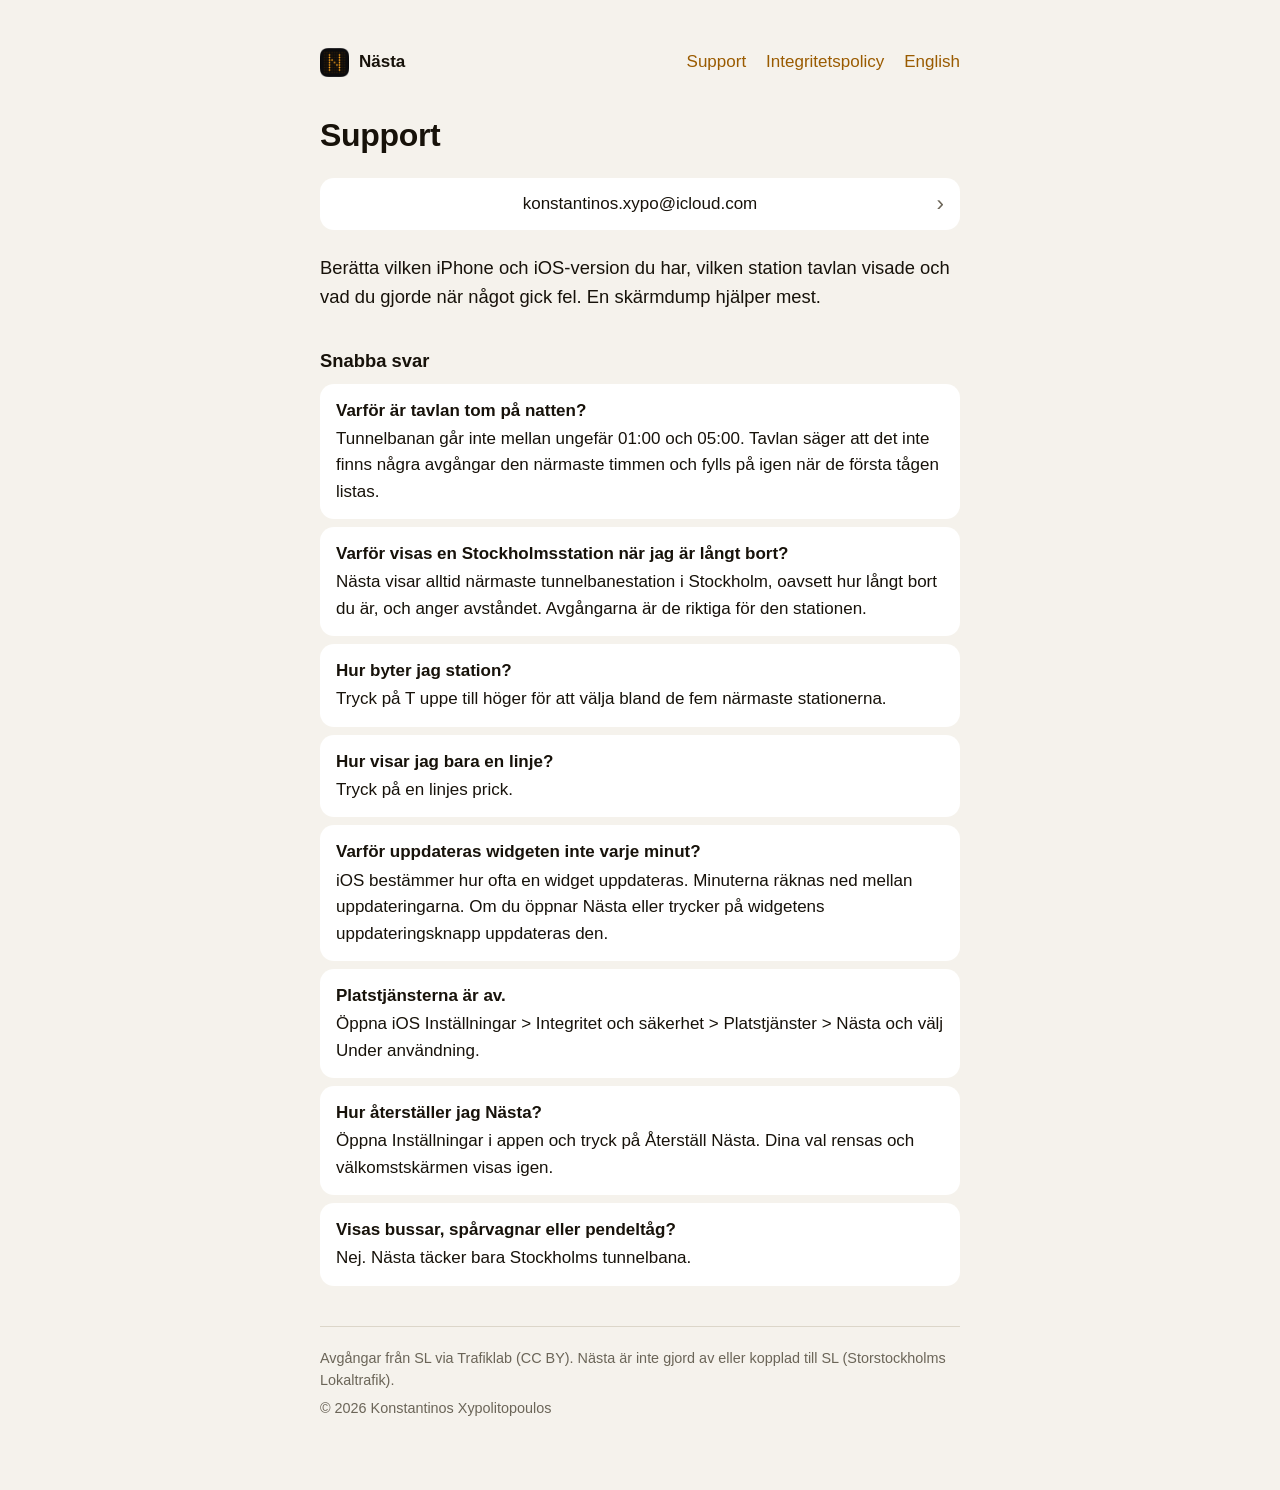
<file: sv/support/index.html>
<!doctype html>
<html lang="sv">
<head>
<meta charset="utf-8">
<meta name="viewport" content="width=device-width, initial-scale=1">
<title>Support · Nästa</title>
<meta name="description" content="Få hjälp med Nästa, avgångstavlan för Stockholms tunnelbana på iPhone.">
<link rel="alternate" hreflang="en" href="../../support/">
<link rel="alternate" hreflang="sv" href="./">
<link rel="icon" type="image/png" href="../../images/icon.png">
<link rel="icon" type="image/png" href="../../images/icon-dark.png" media="(prefers-color-scheme: dark)">
<link rel="stylesheet" href="../../style.css">
</head>
<body>
<main>
<header>
  <a class="brand" href="../"><picture><source srcset="../../images/icon-dark.png" media="(prefers-color-scheme: dark)"><img src="../../images/icon.png" width="29" height="29" alt=""></picture>Nästa</a>
  <nav><a href="../support/">Support</a><a href="../privacy/">Integritetspolicy</a><a href="../../support/" hreflang="en" lang="en">English</a></nav>
</header>
<h1>Support</h1>
<div class="group">
  <a href="mailto:konstantinos.xypo@icloud.com?subject=N%C3%A4sta%20support&amp;body=Hej%2C%0A%0AiPhone-modell%3A%0AiOS-version%3A%0AN%C3%A4sta-version%3A%0A%0AVad%20h%C3%A4nde%3A%0A">konstantinos.xypo@icloud.com</a>
</div>
<p class="lead">Berätta vilken iPhone och iOS-version du har, vilken station tavlan visade och vad du gjorde när något gick fel. En skärmdump hjälper mest.</p>

<h2>Snabba svar</h2>
<ul class="cards">
  <li><strong>Varför är tavlan tom på natten?</strong> Tunnelbanan går inte mellan ungefär 01:00 och 05:00. Tavlan säger att det inte finns några avgångar den närmaste timmen och fylls på igen när de första tågen listas.</li>
  <li><strong>Varför visas en Stockholmsstation när jag är långt bort?</strong> Nästa visar alltid närmaste tunnelbanestation i Stockholm, oavsett hur långt bort du är, och anger avståndet. Avgångarna är de riktiga för den stationen.</li>
  <li><strong>Hur byter jag station?</strong> Tryck på T uppe till höger för att välja bland de fem närmaste stationerna.</li>
  <li><strong>Hur visar jag bara en linje?</strong> Tryck på en linjes prick.</li>
  <li><strong>Varför uppdateras widgeten inte varje minut?</strong> iOS bestämmer hur ofta en widget uppdateras. Minuterna räknas ned mellan uppdateringarna. Om du öppnar Nästa eller trycker på widgetens uppdateringsknapp uppdateras den.</li>
  <li><strong>Platstjänsterna är av.</strong> Öppna iOS Inställningar &gt; Integritet och säkerhet &gt; Platstjänster &gt; Nästa och välj Under användning.</li>
  <li><strong>Hur återställer jag Nästa?</strong> Öppna Inställningar i appen och tryck på Återställ Nästa. Dina val rensas och välkomstskärmen visas igen.</li>
  <li><strong>Visas bussar, spårvagnar eller pendeltåg?</strong> Nej. Nästa täcker bara Stockholms tunnelbana.</li>
</ul>

<hr>
<footer>
  <p>Avgångar från SL via Trafiklab (CC BY). Nästa är inte gjord av eller kopplad till SL (Storstockholms Lokaltrafik).</p>
  <p>&copy; 2026 Konstantinos Xypolitopoulos</p>
</footer>
</main>
</body>
</html>
</file>
<file: style.css>
:root {
  color-scheme: light dark;
  --paper: #f5f2ec;
  --card: #ffffff;
  --ink: #17120a;
  --quiet: #6b6558;
  --rule: #dcd6c9;
  --accent: #9a5b00;
  --lit: #ffa21a;
  --unlit: #1f1206;
  --housing: #121212;
}
@media (prefers-color-scheme: dark) {
  :root { --paper: #0b0b0b; --card: #1a1a1a; --ink: #f4efe6; --quiet: #a39b8c; --rule: #2e2a24; --accent: #ffa21a; }
}
* { box-sizing: border-box; }
html { background: var(--paper); }
body {
  margin: 0; padding: 0 20px 64px;
  font: 17px/1.55 -apple-system, BlinkMacSystemFont, "SF Pro Text", "Helvetica Neue", Helvetica, Arial, sans-serif;
  color: var(--ink); background: var(--paper);
  -webkit-font-smoothing: antialiased;
  overflow-wrap: break-word;
}
main { max-width: 40rem; margin: 0 auto; }
header { display: flex; align-items: center; justify-content: space-between; gap: 20px; padding: 48px 0 8px; }
nav { display: flex; gap: 20px; margin-left: auto; }
.brand { display: flex; align-items: center; gap: 10px; text-decoration: none; color: var(--ink); font-weight: 600; }
.brand img { display: block; width: 29px; height: 29px; flex: none; }
.landing { text-align: center; }
.hero { display: flex; flex-direction: column; align-items: center; gap: 12px; margin-top: 72px; }
.hero img { display: block; width: 112px; height: 112px; flex: none; }
.hero .name { font-size: 1.5rem; font-weight: 600; letter-spacing: -0.01em; }
h1 { font-size: 2rem; line-height: 1.15; letter-spacing: -0.01em; margin: 32px 0 6px; }
h2 { font-size: 1.15rem; margin: 36px 0 8px; }
p, li { margin: 0 0 12px; }
ul { padding-left: 1.2rem; }
.lead { font-size: 1.15rem; color: var(--ink); }
.meta { color: var(--quiet); font-size: 0.95rem; margin-bottom: 28px; }
.glance { background: var(--card); border-radius: 14px; padding: 16px 20px 4px; margin: 0 0 8px; }
.glance h2 { margin: 0 0 8px; }
.glance ul { margin: 0; }
a { color: var(--accent); text-decoration: none; }
a:hover { text-decoration: underline; }
a:focus-visible { outline: 2px solid var(--accent); outline-offset: 2px; border-radius: 4px; }
hr { border: 0; border-top: 1px solid var(--rule); margin: 40px 0 20px; }
footer { color: var(--quiet); font-size: 0.9rem; }
footer p { margin: 0 0 6px; }
.group { background: var(--card); border-radius: 14px; margin: 24px 0; overflow: hidden; text-align: left; }
.landing .group { max-width: 17rem; margin: 28px auto 24px; }
.group a { position: relative; display: flex; align-items: center; justify-content: center; text-align: center; padding: 13px 40px; color: var(--ink); }
.group a + a { border-top: 1px solid var(--rule); }
.group a::after { content: "\203a"; position: absolute; right: 16px; color: var(--quiet); font-size: 1.4rem; line-height: 1; }
.group a:hover { background: var(--paper); text-decoration: none; }
.cards { list-style: none; padding: 0; margin: 0; }
.cards li { background: var(--card); border-radius: 14px; padding: 14px 16px; margin: 0 0 8px; }
.cards strong { display: block; margin-bottom: 2px; }

/* A sign: lit dots on a dark housing, as on the platform. Decorative only. */
.sign {
  display: inline-block; max-width: 100%; margin: 28px auto 0; padding: 14px 20px 12px; border-radius: 12px; text-align: left;
  background:
    radial-gradient(circle at center, var(--unlit) 0 38%, transparent 42%) 0 0 / 7px 7px,
    linear-gradient(#212121, #121212);
  box-shadow: inset 0 0 0 1px rgba(255, 255, 255, 0.1);
  color: var(--lit);
  font: 600 1.15rem/1.5 ui-monospace, "SF Mono", Menlo, Consolas, monospace;
  letter-spacing: 0.12em; text-transform: uppercase;
  text-shadow: 0 0 6px rgba(255, 162, 26, 0.55);
}
.sign span { display: block; }
.sign .dim { font-size: 0.8rem; font-weight: 500; opacity: 0.85; }
.landing .sign { display: block; width: fit-content; margin-left: auto; margin-right: auto; }
@media (max-width: 400px) { .sign { letter-spacing: 0.06em; font-size: 1rem; } }
</file>
